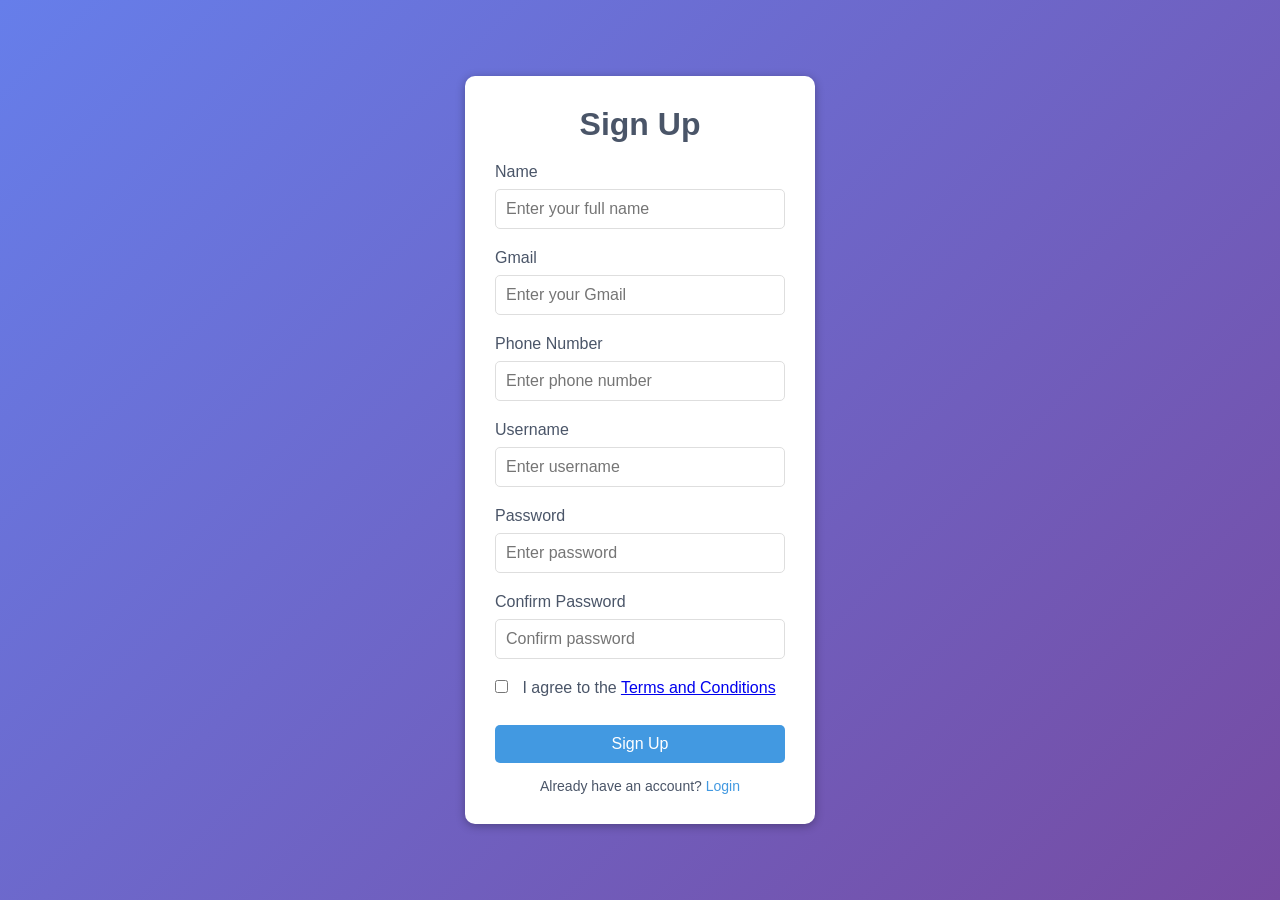
<file: budgeteers-main/data.html>
<!DOCTYPE html>
<html lang="en">
<head>
    <meta charset="UTF-8">
    <meta name="viewport" content="width=device-width, initial-scale=1.0">
    <title>Sign Up</title>
    <link rel="stylesheet" href="style1.css">
</head>
<body>
    <div class="container">
        <h1>Sign Up</h1>
        <form id="signup-form">
            <div class="form-control">
                <label for="name">Name</label>
                <input type="text" id="name" placeholder="Enter your full name" required>
            </div>
            <div class="form-control">
                <label for="gmail">Gmail</label>
                <input type="email" id="gmail" placeholder="Enter your Gmail" required>
            </div>
            <div class="form-control">
                <label for="phone">Phone Number</label>
                <input type="text" id="phone" placeholder="Enter phone number" required>
            </div>
            <div class="form-control">
                <label for="username">Username</label>
                <input type="text" id="username" placeholder="Enter username" required>
            </div>
            <div class="form-control">
                <label for="password">Password</label>
                <input type="password" id="password" placeholder="Enter password" required>
            </div>
            <div class="form-control">
                <label for="confirm-password">Confirm Password</label>
                <input type="password" id="confirm-password" placeholder="Confirm password" required>
            </div>
            <div class="form-control">
                <input type="checkbox" id="terms" required>
                <label for="terms"> I agree to the <a href="terms.html" target="_blank">Terms and Conditions</a></label>
            </div>
            <button class="btn" type="submit">Sign Up</button>
            <p>Already have an account? <a href="login.html">Login</a></p>
        </form>
    </div>

    <script>
        document.getElementById('signup-form').addEventListener('submit', function(event) {
            event.preventDefault();

            const name = document.getElementById('name').value;
            const email = document.getElementById('gmail').value;
            const phone = document.getElementById('phone').value;
            const username = document.getElementById('username').value;
            const password = document.getElementById('password').value;
            const confirmPassword = document.getElementById('confirm-password').value;
            const termsAccepted = document.getElementById('terms').checked;

            if (password !== confirmPassword) {
                alert('Passwords do not match!');
                return;
            }

            if (!termsAccepted) {
                alert('You must agree to the Terms and Conditions to proceed.');
                return;
            }

            const formData = {
                name: name,
                email: email,
                phone: phone,
                username: username,
                password: password
            };

            fetch('http://localhost:3000/signup', {
                method: 'POST',
                headers: {
                    'Content-Type': 'application/json'
                },
                body: JSON.stringify(formData)
            })
            .then(response => response.json())
            .then(data => {
                if (data.message === 'User created successfully') {
                    alert('Signup successful!');
                    window.location.href = 'login.html';
                } else {
                    alert('Error: ' + data.message);
                }
            })
            .catch((error) => {
                console.error('Error:', error);
                alert('An error occurred during signup.');
            });
        });
    </script>
</body>
</html>
</file>
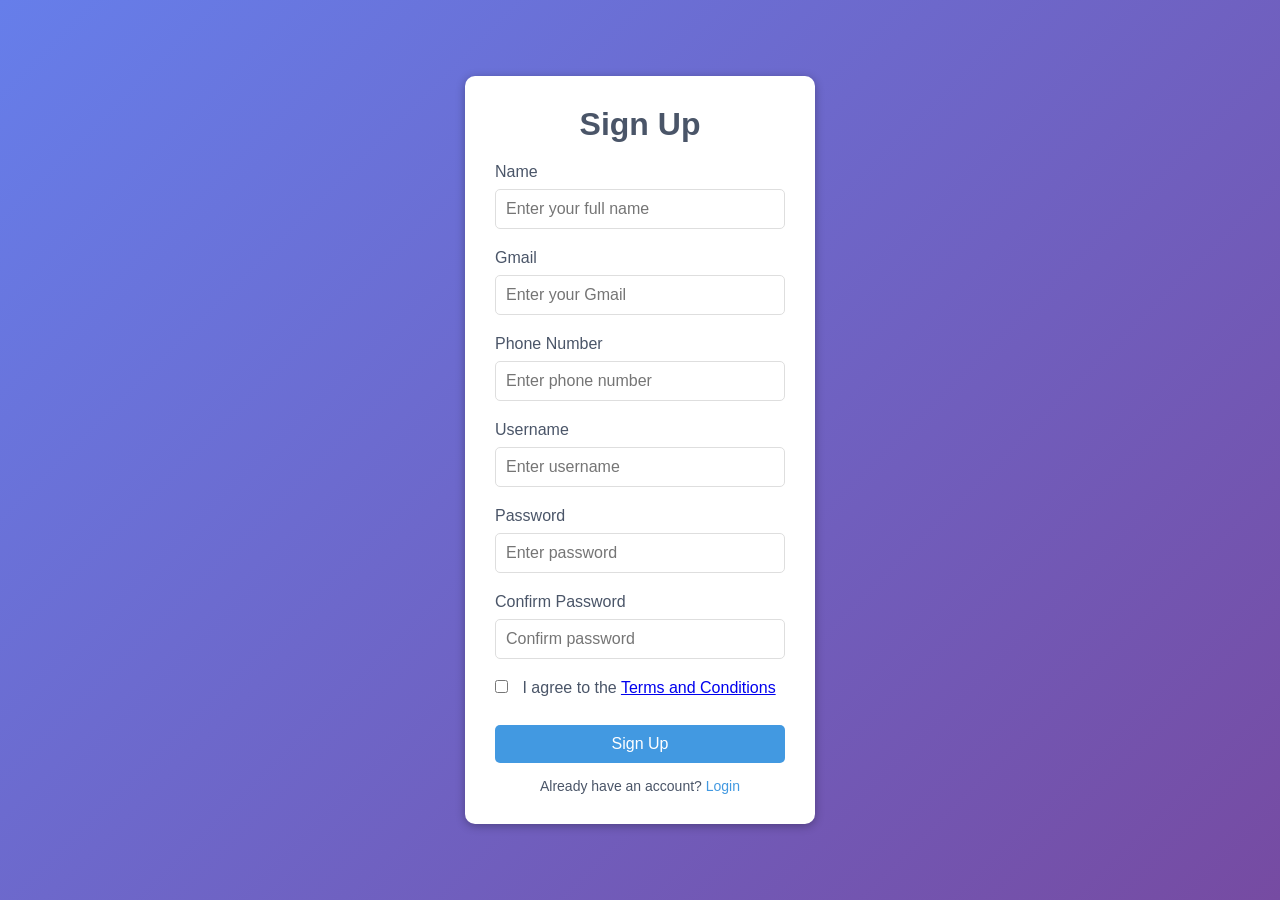
<file: budgeteers-main/index1.html>
<!DOCTYPE html>
<html lang="en">
<head>
    <meta charset="UTF-8">
    <meta name="viewport" content="width=device-width, initial-scale=1.0">
    <title>Sign Up</title>
    <link rel="stylesheet" href="style1.css">
</head>
<body>
    <div class="container">
        <h1>Sign Up</h1>
        <form id="signup-form">
            <div class="form-control">
                <label for="name">Name</label>
                <input type="text" id="name" placeholder="Enter your full name" required>
            </div>
            <div class="form-control">
                <label for="gmail">Gmail</label>
                <input type="email" id="gmail" placeholder="Enter your Gmail" required>
            </div>
            <div class="form-control">
                <label for="phone">Phone Number</label>
                <input type="text" id="phone" placeholder="Enter phone number" required>
            </div>
            <div class="form-control">
                <label for="username">Username</label>
                <input type="text" id="username" placeholder="Enter username" required>
            </div>
            <div class="form-control">
                <label for="password">Password</label>
                <input type="password" id="password" placeholder="Enter password" required>
            </div>
            <div class="form-control">
                <label for="confirm-password">Confirm Password</label>
                <input type="password" id="confirm-password" placeholder="Confirm password" required>
            </div>
            <div class="form-control">
                <input type="checkbox" id="terms" required>
                <label for="terms"> I agree to the <a href="terms.html" target="_blank">Terms and Conditions</a></label>
            </div>
            <button class="btn" type="submit">Sign Up</button>
            <p>Already have an account? <a href="login.html">Login</a></p>
        </form>
    </div>

    <script>
        document.getElementById('signup-form').addEventListener('submit', function(event) {
            event.preventDefault();
            const password = document.getElementById('password').value;
            const confirmPassword = document.getElementById('confirm-password').value;

            if (password !== confirmPassword) {
                alert('Passwords do not match!');
            } else {
                const termsAccepted = document.getElementById('terms').checked;
                if (!termsAccepted) {
                    alert('You must agree to the Terms and Conditions to proceed.');
                } else {
                    window.location.href = "login.html"; 
                }
            }
        });
    </script>
</body>
</html>
</file>
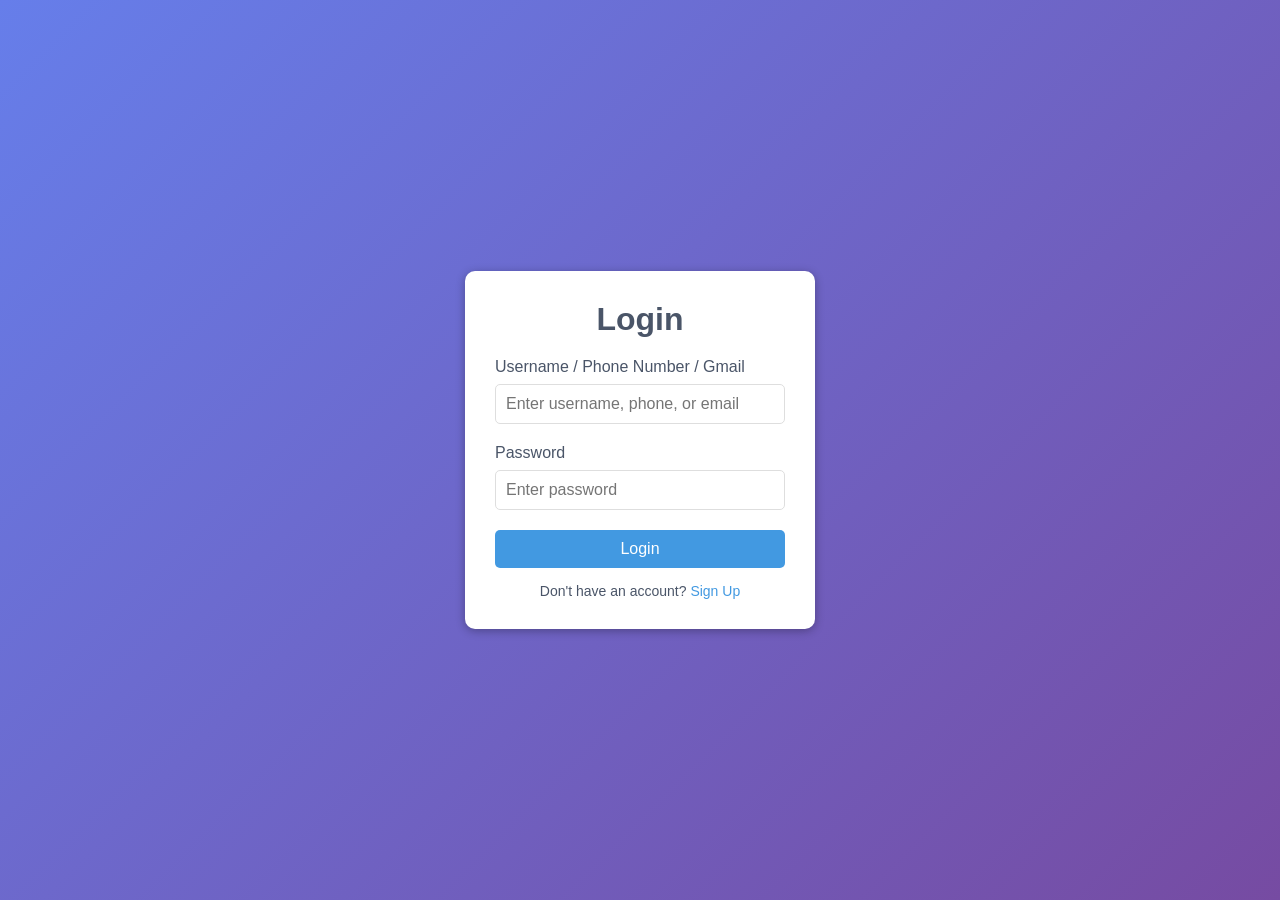
<file: budgeteers-main/login.html>
<!DOCTYPE html>
<html lang="en">
<head>
    <meta charset="UTF-8">
    <meta name="viewport" content="width=device-width, initial-scale=1.0">
    <title>Login</title>
    <link rel="stylesheet" href="style1.css">
</head>
<body>
    <div class="container">
        <h1>Login</h1>
        <form id="login-form">
            <div class="form-control">
                <label for="login-id">Username / Phone Number / Gmail</label>
                <input type="text" id="login-id" placeholder="Enter username, phone, or email" required>
            </div>
            <div class="form-control">
                <label for="password">Password</label>
                <input type="password" id="password" placeholder="Enter password" required>
            </div>
            <button class="btn" type="submit">Login</button>
            <p>Don't have an account? <a href="signup.html">Sign Up</a></p>
        </form>
    </div>
    <script>
        document.getElementById('login-form').addEventListener('submit', function(event) {
            event.preventDefault();

            const loginId = document.getElementById('login-id').value;
            const password = document.getElementById('password').value;

            if (loginId === "" || password === "") {
                alert("Please fill in all fields.");
            } else {
                console.log(`Logging in with: ${loginId}, ${password}`);

                window.location.href = "index.html"; 
            }
        });
    </script>
</body>
</html>
</file>
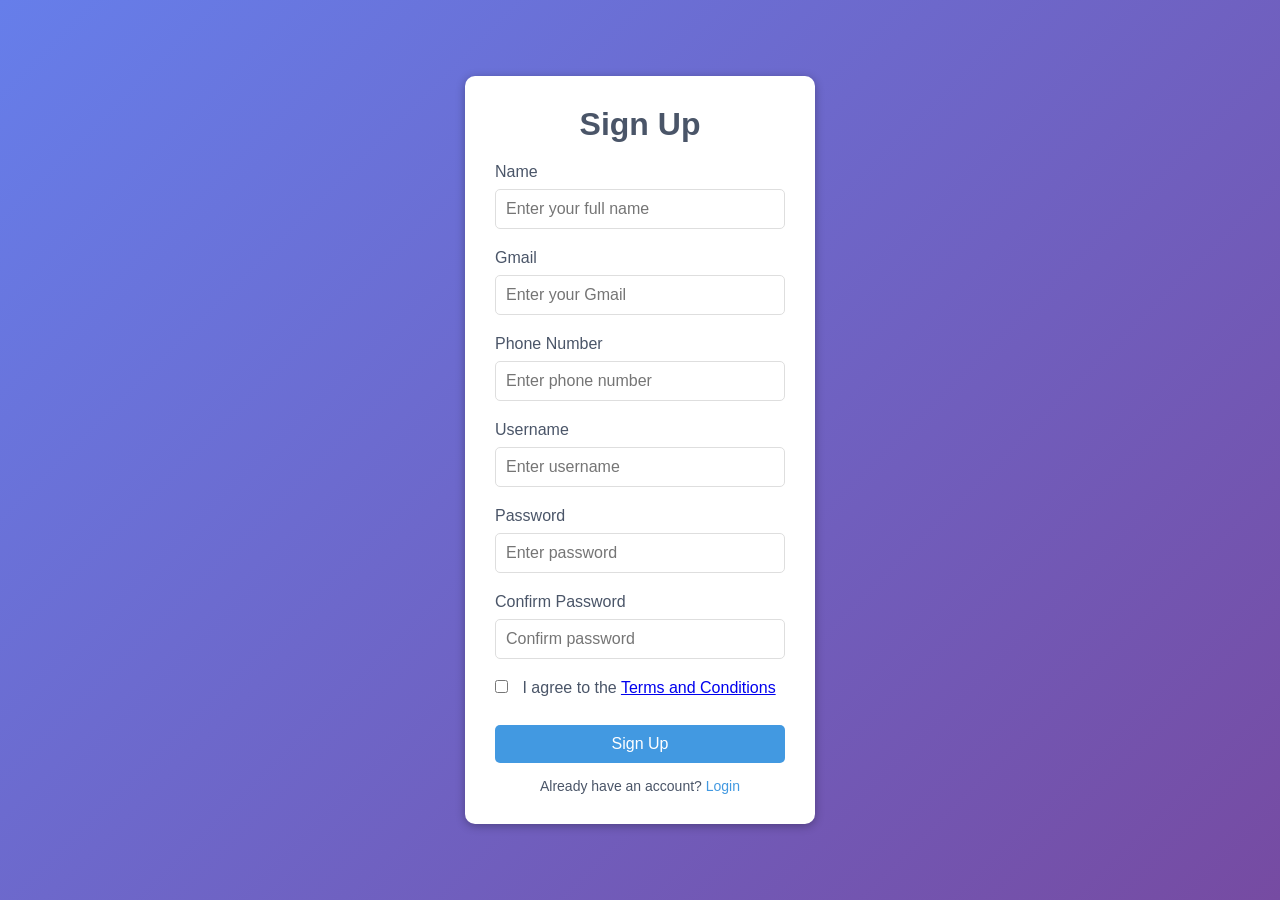
<file: budgeteers-main/signup.html>
<!DOCTYPE html>
<html lang="en">
<head>
    <meta charset="UTF-8">
    <meta name="viewport" content="width=device-width, initial-scale=1.0">
    <title>Sign Up</title>
    <link rel="stylesheet" href="style1.css">
</head>
<body>
    <div class="container">
        <h1>Sign Up</h1>
        <form id="signup-form">
            <div class="form-control">
                <label for="name">Name</label>
                <input type="text" id="name" placeholder="Enter your full name" required>
            </div>
            <div class="form-control">
                <label for="gmail">Gmail</label>
                <input type="email" id="gmail" placeholder="Enter your Gmail" required>
            </div>
            <div class="form-control">
                <label for="phone">Phone Number</label>
                <input type="text" id="phone" placeholder="Enter phone number" required>
            </div>
            <div class="form-control">
                <label for="username">Username</label>
                <input type="text" id="username" placeholder="Enter username" required>
            </div>
            <div class="form-control">
                <label for="password">Password</label>
                <input type="password" id="password" placeholder="Enter password" required>
            </div>
            <div class="form-control">
                <label for="confirm-password">Confirm Password</label>
                <input type="password" id="confirm-password" placeholder="Confirm password" required>
            </div>
            <div class="form-control">
                <input type="checkbox" id="terms" required>
                <label for="terms"> I agree to the <a href="terms.html" target="_blank">Terms and Conditions</a></label>
            </div>
            <button class="btn" type="submit">Sign Up</button>
            <p>Already have an account? <a href="login.html">Login</a></p>
        </form>
    </div>
    <script>
        document.getElementById('signup-form').addEventListener('submit', function(event) {
            event.preventDefault();
            const password = document.getElementById('password').value;
            const confirmPassword = document.getElementById('confirm-password').value;

            if (password !== confirmPassword) {
                alert('Passwords do not match!');
            } else {
                const termsAccepted = document.getElementById('terms').checked;
                if (!termsAccepted) {
                    alert('You must agree to the Terms and Conditions to proceed.');
                } else {
                    window.location.href = "login.html"; 
                }
            }
        });
    </script>
</body>
</html>
</file>
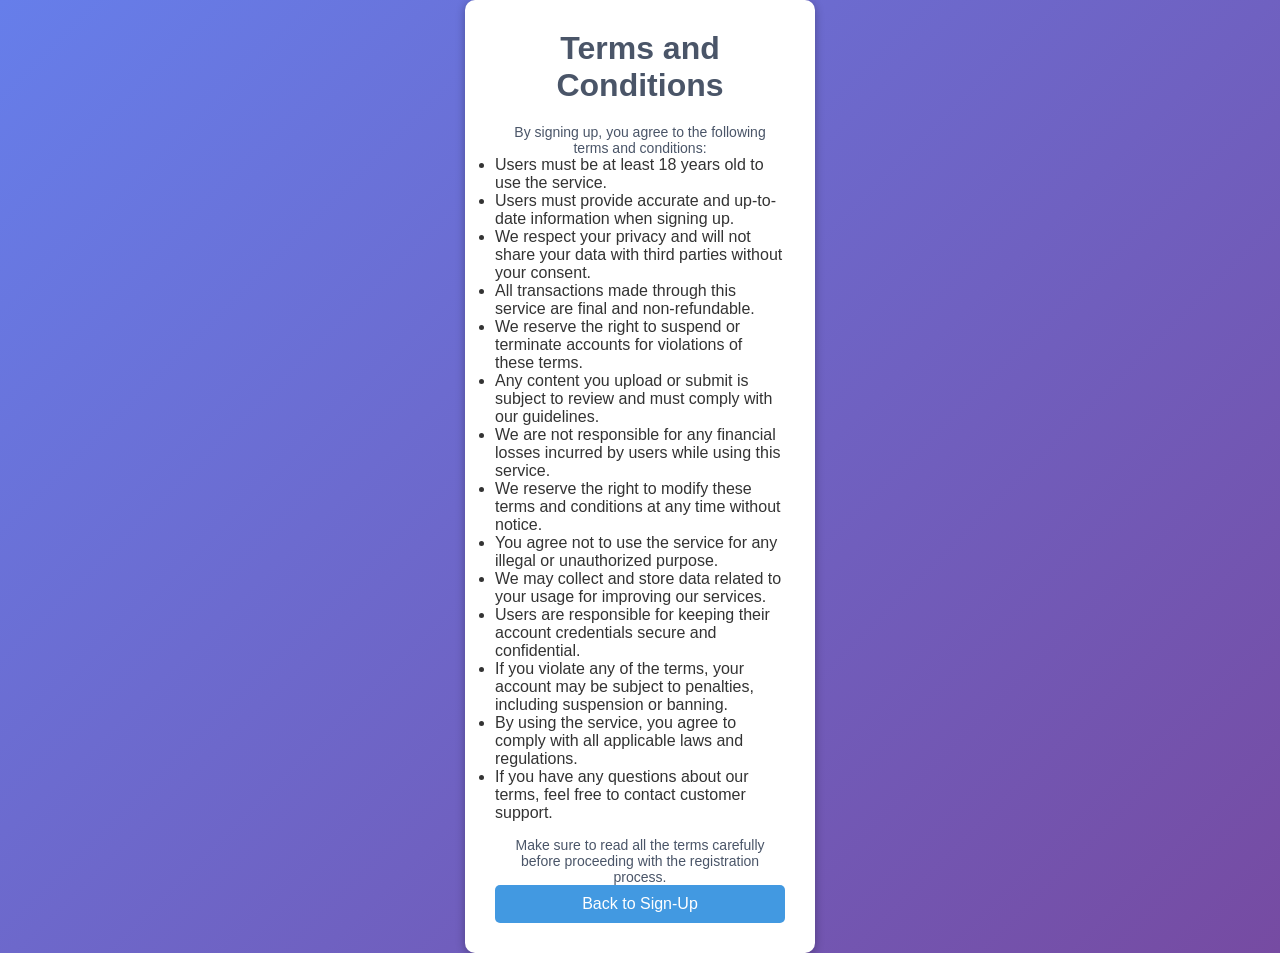
<file: budgeteers-main/terms.html>
<!DOCTYPE html>
<html lang="en">
<head>
    <meta charset="UTF-8">
    <meta name="viewport" content="width=device-width, initial-scale=1.0">
    <title>Terms and Conditions</title>
    <link rel="stylesheet" href="style1.css">
</head>
<body>
    <div class="container">
        <h1>Terms and Conditions</h1>
        <p>By signing up, you agree to the following terms and conditions:</p>
        <ul>
            <li>Users must be at least 18 years old to use the service.</li>
            <li>Users must provide accurate and up-to-date information when signing up.</li>
            <li>We respect your privacy and will not share your data with third parties without your consent.</li>
            <li>All transactions made through this service are final and non-refundable.</li>
            <li>We reserve the right to suspend or terminate accounts for violations of these terms.</li>
            <li>Any content you upload or submit is subject to review and must comply with our guidelines.</li>
            <li>We are not responsible for any financial losses incurred by users while using this service.</li>
            <li>We reserve the right to modify these terms and conditions at any time without notice.</li>
            <li>You agree not to use the service for any illegal or unauthorized purpose.</li>
            <li>We may collect and store data related to your usage for improving our services.</li>
            <li>Users are responsible for keeping their account credentials secure and confidential.</li>
            <li>If you violate any of the terms, your account may be subject to penalties, including suspension or banning.</li>
            <li>By using the service, you agree to comply with all applicable laws and regulations.</li>
            <li>If you have any questions about our terms, feel free to contact customer support.</li>
        </ul>
        <p>Make sure to read all the terms carefully before proceeding with the registration process.</p>
        <button class="btn" onclick="window.location.href='index1.html'">Back to Sign-Up</button>
    </div>
</body>
</html>
</file>
<file: budgeteers-main/style1.css>
* {
    box-sizing: border-box;
    margin: 0;
    padding: 0;
}

body {
    font-family: 'Poppins', sans-serif;
    background: linear-gradient(135deg, #667eea 0%, #764ba2 100%);
    display: flex;     
    align-items: center;
    justify-content: center;
    min-height: 100vh;
    color: #333;
}

.container {
    background-color: #ffffff;
    border-radius: 10px;
    box-shadow: 0 2px 10px rgba(0, 0, 0, 0.3);
    padding: 30px;
    width: 350px;
    max-width: 100%;
}

h1 {
    text-align: center;
    margin-bottom: 20px;
    color: #4a5568;
}

.form-control {
    margin-bottom: 20px;
}

label {
    display: inline-block;
    margin-bottom: 8px;
    color: #4a5568;
}

input[type="text"],
input[type="password"],
input[type="email"] {
    border: 1px solid #dedede;
    border-radius: 5px;
    display: block;
    font-size: 16px;
    padding: 10px;
    width: 100%;
}

input[type="checkbox"] {
    margin-right: 10px;
}

input[type="text"]:focus,
input[type="email"]:focus,
input[type="password"]:focus {
    border-color: #4299e1;
    outline: none;
}

.btn {
    background-color: #4299e1;
    color: #fff;
    cursor: pointer;
    font-size: 16px;
    padding: 10px;
    width: 100%;
    border: none;
    border-radius: 5px;
    transition: background-color 0.3s ease;
}

.btn:hover {
    background-color: #3182ce;
}

p {
    text-align: center;
    color: #4a5568;
    font-size: 14px;
    margin-top: 15px;
}

p a {
    color: #4299e1;
    text-decoration: none;
    transition: color 0.3s ease;
}

p a:hover {
    color: #3182ce;
}
</file>
